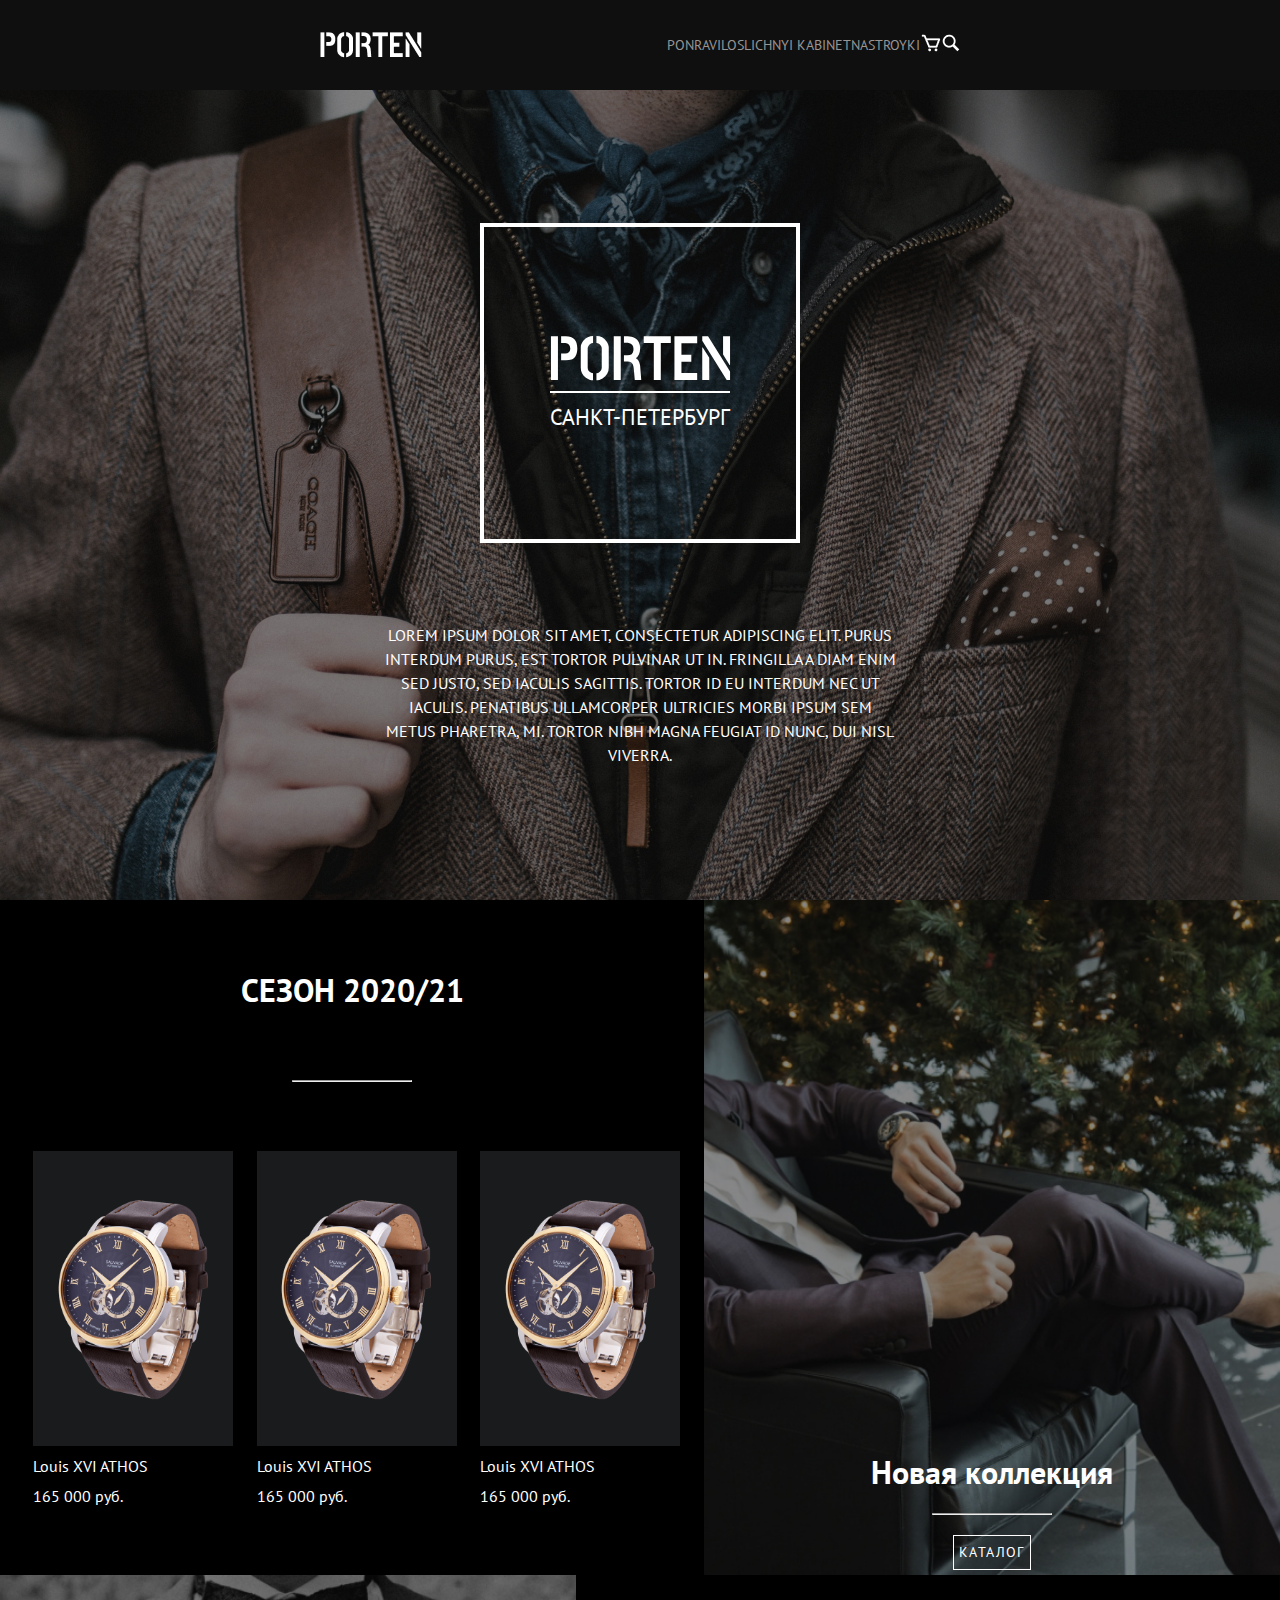
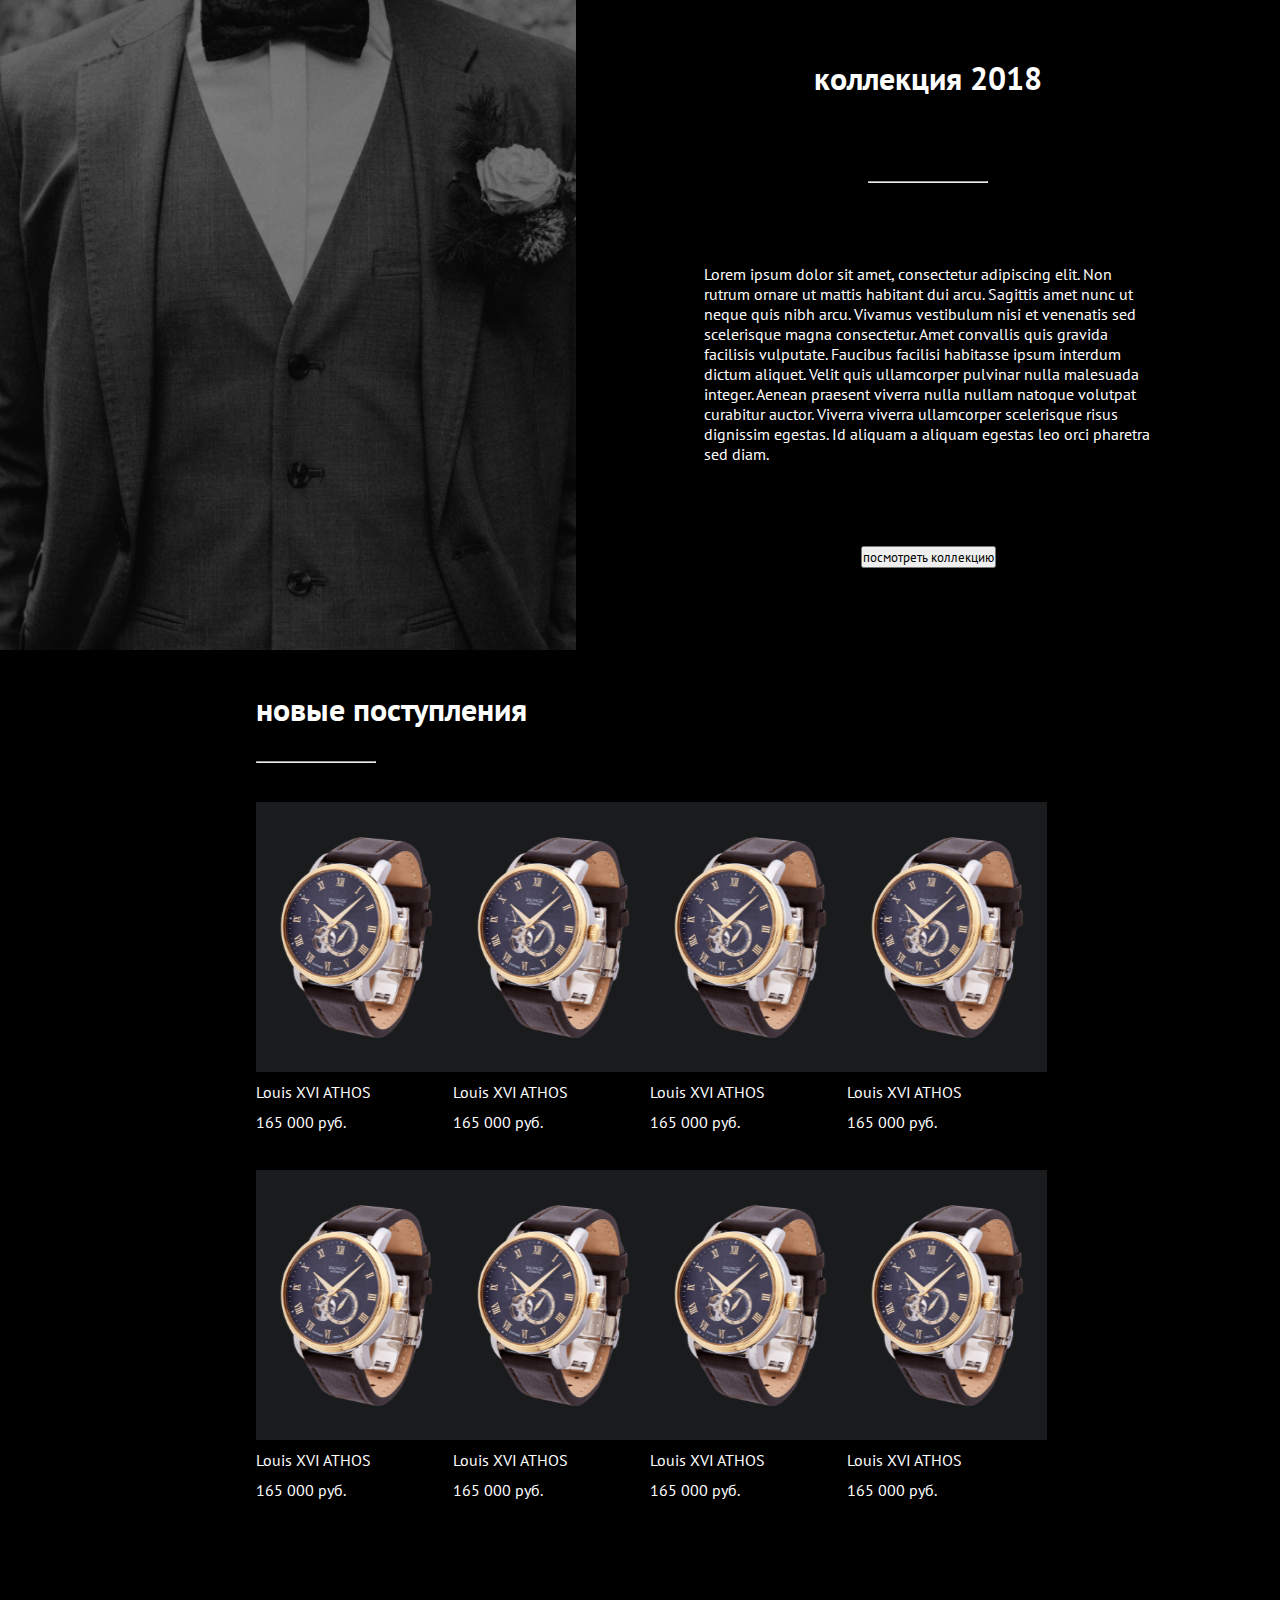
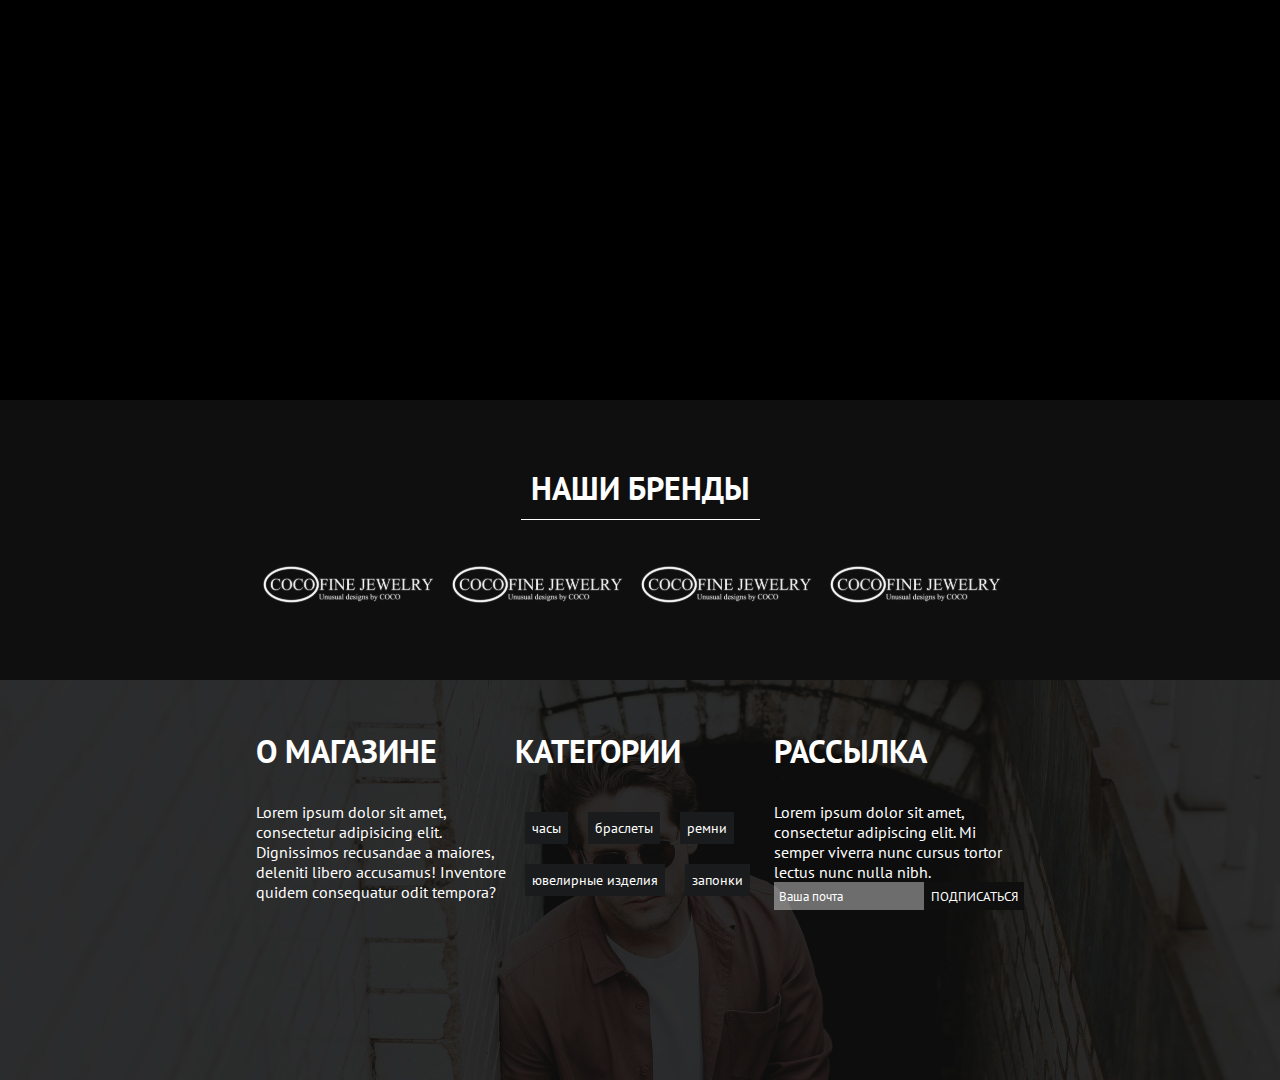
<file: index.html>
<!DOCTYPE html>
<html lang="en">

<head>
    <meta charset="UTF-8">
    <meta http-equiv="X-UA-Compatible" content="IE=edge">
    <meta name="viewport" content="width=device-width, initial-scale=1.0">
    <title>Document</title>
    <link rel="stylesheet" href="style.css">
    <link rel="preconnect" href="https://fonts.googleapis.com">
    <link rel="preconnect" href="https://fonts.gstatic.com" crossorigin>
    <link href="https://fonts.googleapis.com/css2?family=PT+Sans:wght@400;700&family=Roboto+Mono:wght@100&display=swap"
        rel="stylesheet">
</head>

<body>
    <section class="main">
        <header>
            <div class="container centerToCenter">
                <img src="./PORTEN.png" alt="">
                <div class="centerToCenter">
                    <a href="">Ponravilos</a>
                    <a href="">lichnyi kabinet</a>
                    <a href="">nastroyki</a>
                    <a href="">
                        <img src="./bx_bx-cart.png" alt="">
                    </a>
                    <a href="">
                        <img src="./Vector.png" alt="">
                    </a>
                </div>
                <img id="burger" src="./icons8-меню-30 (2).png" alt="">
            </div>
        </header>
        <main>
            <div class="border">
                <img src="./PORTEN.svg" alt="">
                <p>
                    санкт-петербург
                </p>
            </div>
            <p>
                Lorem ipsum dolor sit amet, consectetur adipiscing elit. Purus interdum purus, est tortor pulvinar ut
                in. Fringilla a diam enim sed justo, sed iaculis sagittis. Tortor id eu interdum nec ut iaculis.
                Penatibus ullamcorper ultricies morbi ipsum sem metus pharetra, mi. Tortor nibh magna feugiat id nunc,
                dui nisl viverra.
            </p>
        </main>
    </section>
    <section class="SEASON">
        <div class="top">
            <div class="left">
                <h1>СЕЗОН 2020/21</h1>
                <hr style="height: 1px; background-color: white ;width: 120px;">
                <div class="clocks">
                    <div class="clock">
                        <div>
                            <img src="./62050 1.svg" alt="">
                        </div>
                        <p>Louis XVI ATHOS</p>
                        <p>165 000 руб.</p>
                    </div>
                    <div class="clock">
                        <div>
                            <img src="./62050 1.svg" alt="">
                        </div>
                        <p>Louis XVI ATHOS</p>
                        <p>165 000 руб.</p>
                    </div>
                    <div class="clock">
                        <div>
                            <img src="./62050 1.svg" alt="">
                        </div>
                        <p>Louis XVI ATHOS</p>
                        <p>165 000 руб.</p>
                    </div>
                </div>
            </div>
            <div class="right">
                <h1>Новая коллекция</h1>
                <hr style="height: 1px; background-color: white ;width: 120px;">
                <button>Каталог</button>
            </div>
        </div>
        <div class="bottom">
            <div class="bLeft">

            </div>
            <div class="bRight">
                <h1>коллекция 2018</h1>
                <hr style="height: 1px; background-color: white ;width: 120px;">
                <p>
                    Lorem ipsum dolor sit amet, consectetur adipiscing elit. Non rutrum ornare ut mattis habitant dui
                    arcu. Sagittis amet nunc ut neque quis nibh arcu. Vivamus vestibulum nisi et venenatis sed
                    scelerisque magna consectetur. Amet convallis quis gravida facilisis vulputate. Faucibus facilisi
                    habitasse ipsum interdum dictum aliquet. Velit quis ullamcorper pulvinar nulla malesuada integer.
                    Aenean praesent viverra nulla nullam natoque volutpat curabitur auctor. Viverra viverra ullamcorper
                    scelerisque risus dignissim egestas. Id aliquam a aliquam egestas leo orci pharetra sed diam.
                </p>
                <button>посмотреть коллекцию</button>

            </div>
        </div>
    </section>
    <section class="new">
        <div class="container">
            <h1>новые поступления</h1>
            <hr style="height: 1px; background-color: white ;width: 120px;">
            <div class="clocks">
                <div class="clock">
                    <div>
                        <img src="./62050 1.svg" alt="">
                    </div>
                    <p>Louis XVI ATHOS</p>
                    <p>165 000 руб.</p>
                </div>
                <div class="clock">
                    <div>
                        <img src="./62050 1.svg" alt="">
                    </div>
                    <p>Louis XVI ATHOS</p>
                    <p>165 000 руб.</p>
                </div>
                <div class="clock">
                    <div>
                        <img src="./62050 1.svg" alt="">
                    </div>
                    <p>Louis XVI ATHOS</p>
                    <p>165 000 руб.</p>
                </div>
                <div class="clock">
                    <div>
                        <img src="./62050 1.svg" alt="">
                    </div>
                    <p>Louis XVI ATHOS</p>
                    <p>165 000 руб.</p>
                </div>
            </div>
            <div class="clocks">
                <div class="clock">
                    <div>
                        <img src="./62050 1.svg" alt="">
                    </div>
                    <p>Louis XVI ATHOS</p>
                    <p>165 000 руб.</p>
                </div>
                <div class="clock">
                    <div>
                        <img src="./62050 1.svg" alt="">
                    </div>
                    <p>Louis XVI ATHOS</p>
                    <p>165 000 руб.</p>
                </div>
                <div class="clock">
                    <div>
                        <img src="./62050 1.svg" alt="">
                    </div>
                    <p>Louis XVI ATHOS</p>
                    <p>165 000 руб.</p>
                </div>
                <div class="clock">
                    <div>
                        <img src="./62050 1.svg" alt="">
                    </div>
                    <p>Louis XVI ATHOS</p>
                    <p>165 000 руб.</p>
                </div>
            </div>
        </div>
    </section>
    <section class="level">
        <div class="container">
            <div class="title">
                <h1>наши бренды</h1>
                <div></div>
            </div>
            <div class="words">
                <img src="./Rectangle 2.svg" alt="">
                <img src="./Rectangle 2.svg" alt="">
                <img src="./Rectangle 2.svg" alt="">
                <img src="./Rectangle 2.svg" alt="">
            </div>
        </div>

    </section>
    <section class="footer">
        <footer class="container footer-block">
            <div class="description">
                <h1>О магазине</h1>
                <p>Lorem ipsum dolor sit amet, consectetur adipisicing elit. Dignissimos recusandae a maiores, deleniti libero accusamus! Inventore quidem consequatur odit tempora?</p>
            </div>
            <div class="description">
                <h1>Категории</h1>
                <div class="btn-block">
                    <button>часы</button>
                    <button>браслеты</button>
                    <button>ремни</button>
                    <button>ювелирные изделия</button>
                    <button>запонки</button>
                </div> 
            </div>
            <div class="description">
                <h1>РАссылка</h1>
                <p>Lorem ipsum dolor sit amet, consectetur adipiscing elit. Mi semper viverra nunc cursus tortor lectus nunc nulla nibh.</p>  
                <span class="input-block">
                    <input type="email" placeholder="Ваша почта">
                    <button>ПОДПИСАТЬСЯ</button>
                </span>
            </div>
        </footer>
    </section>
</body>

</html>
</file>
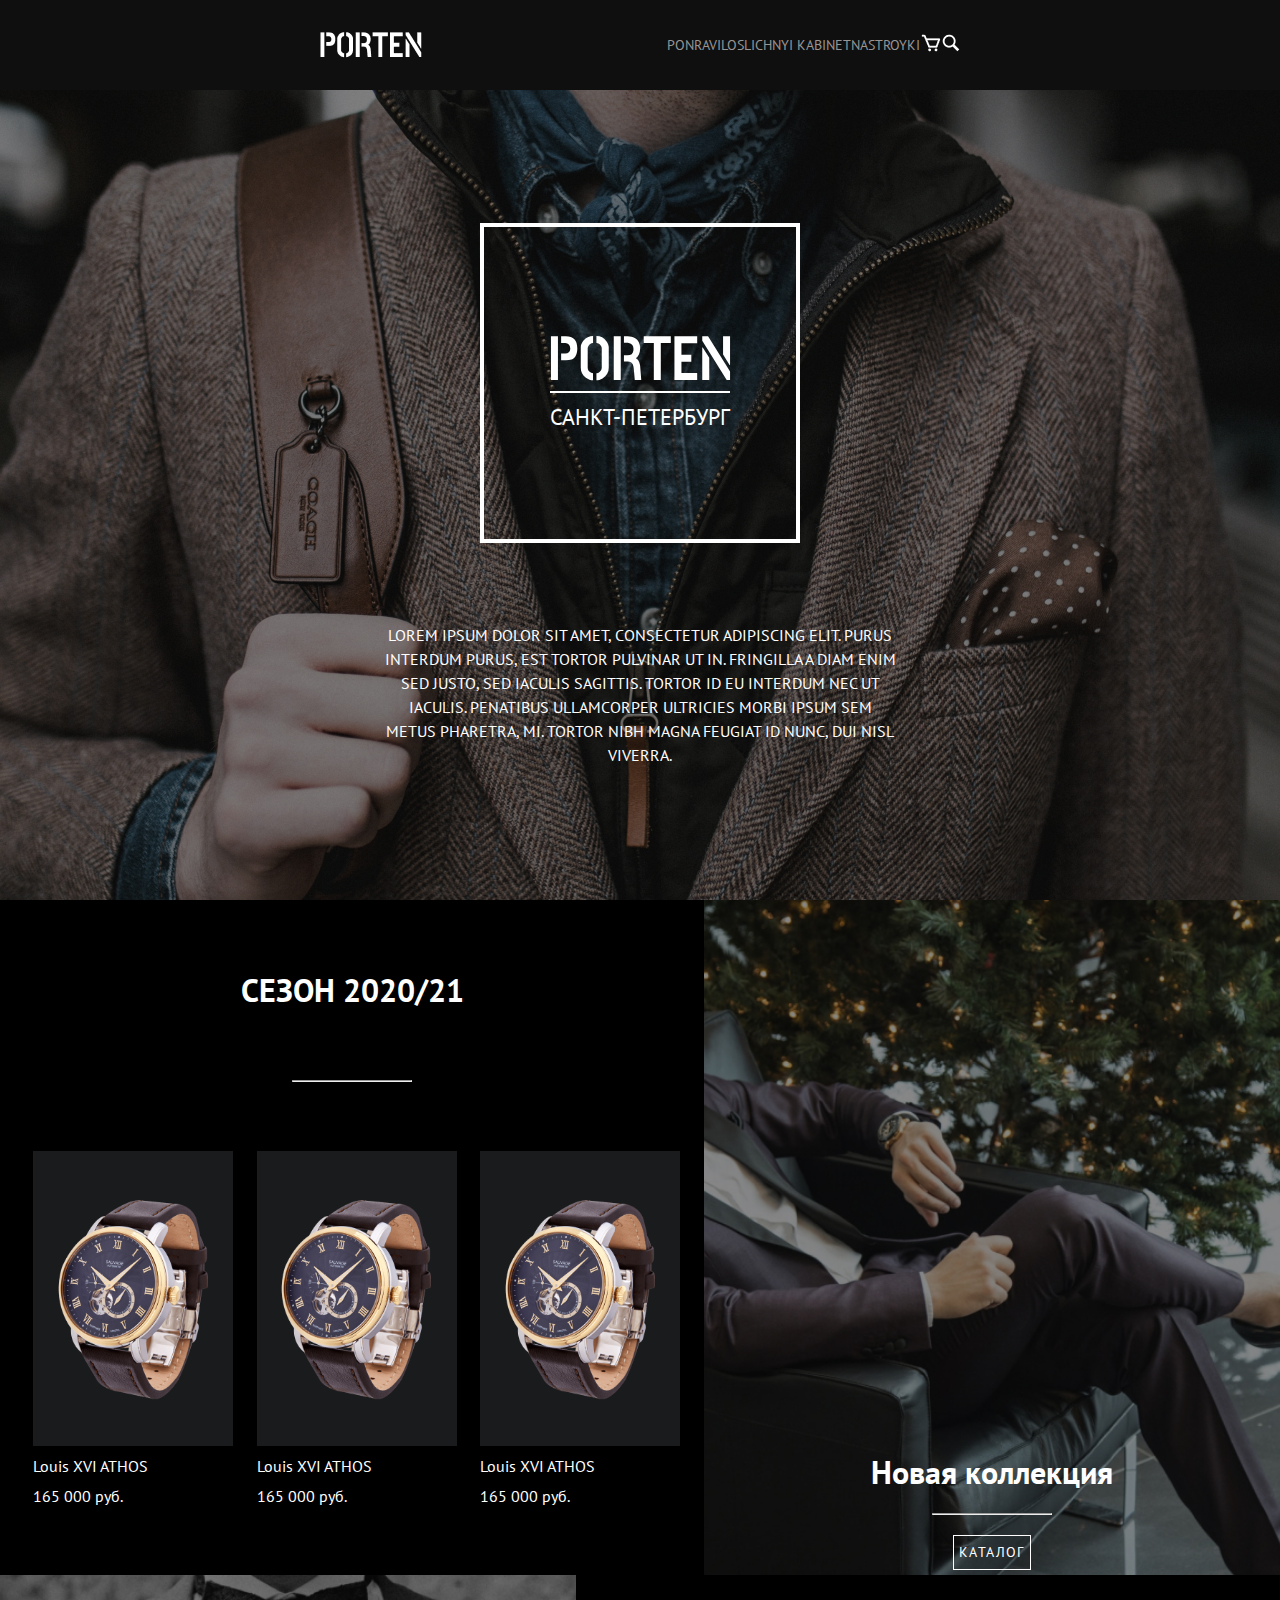
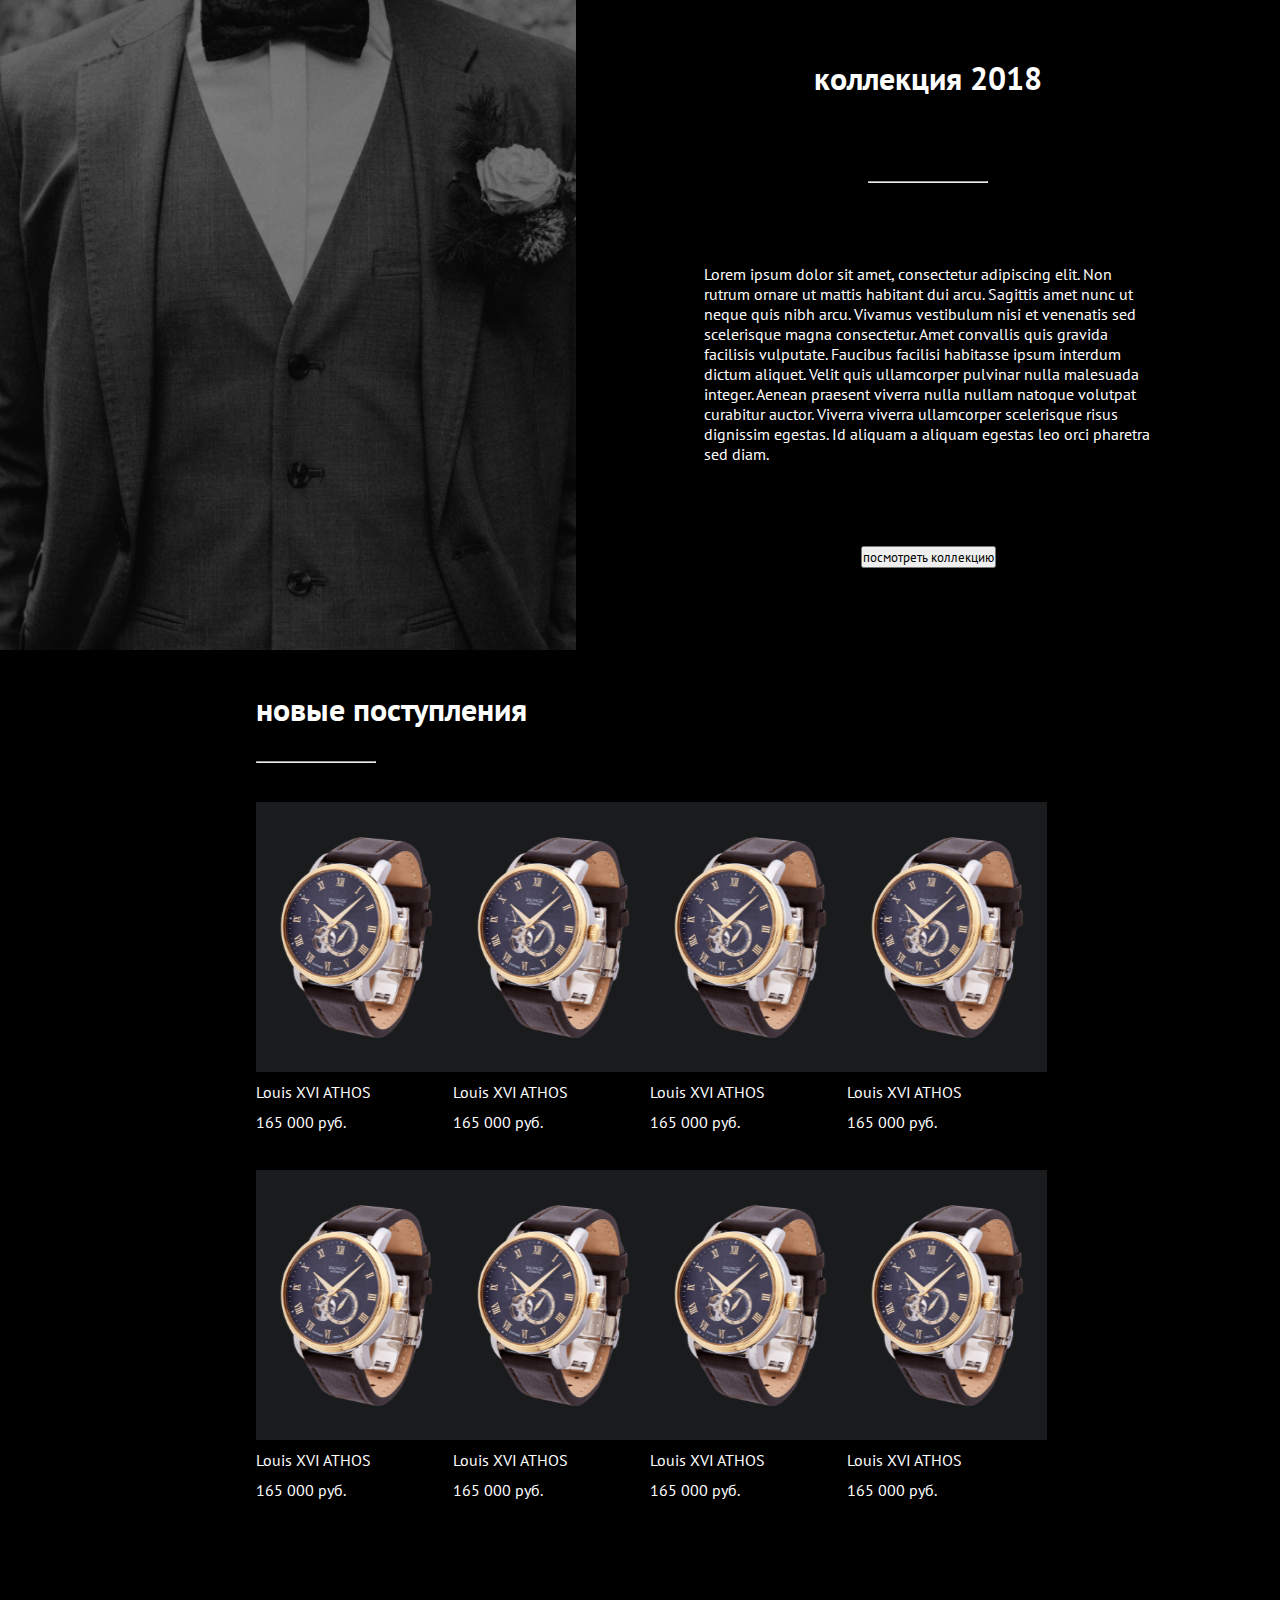
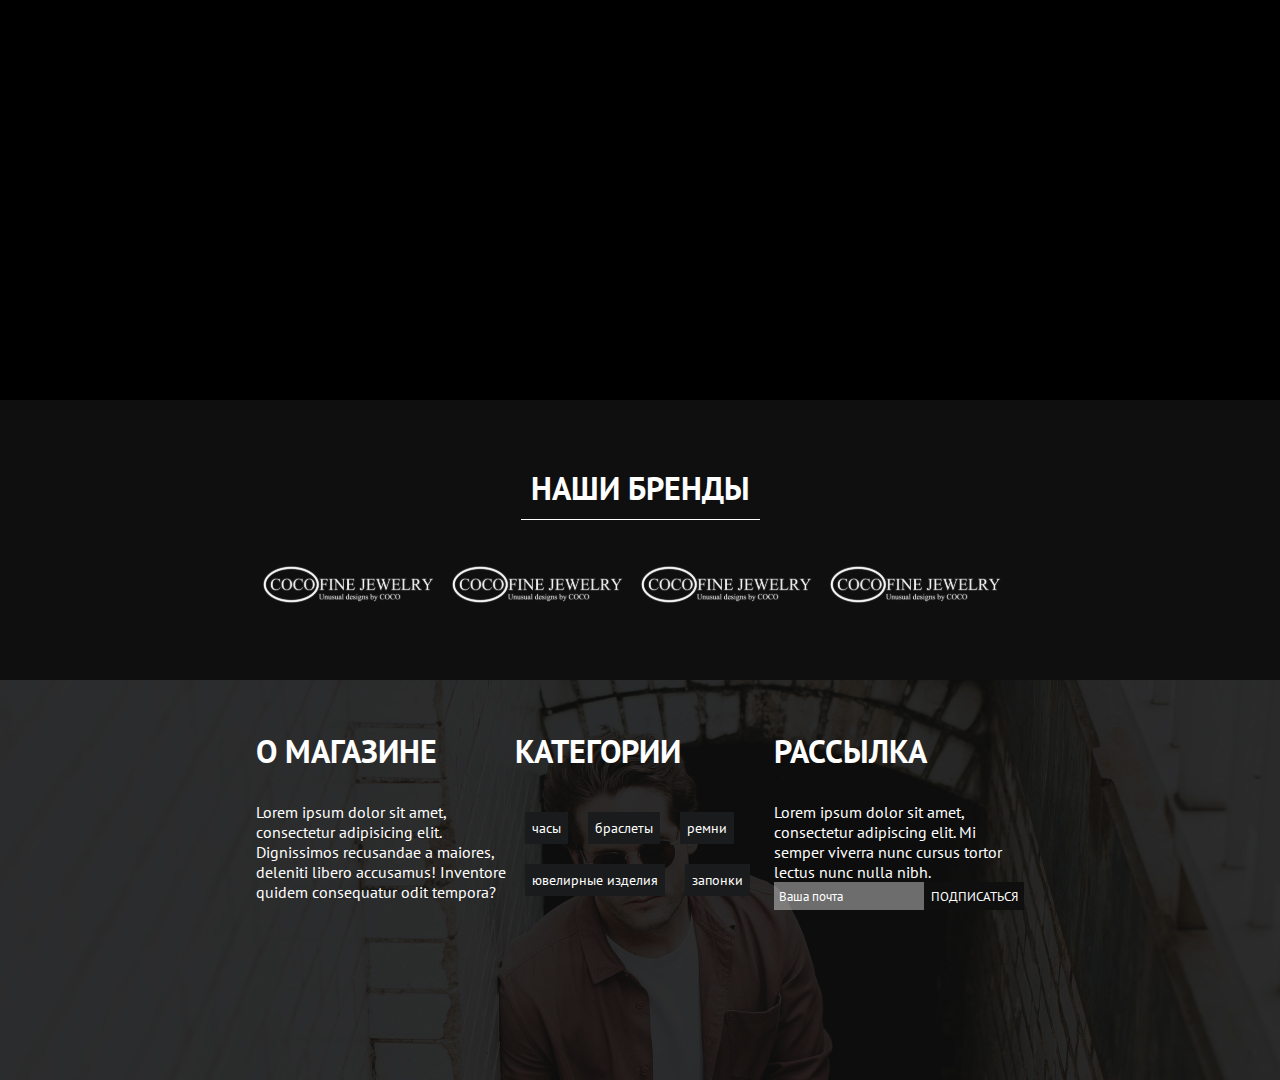
<file: portenn/index.html>
<!DOCTYPE html>
<html lang="en">

<head>
    <meta charset="UTF-8">
    <meta http-equiv="X-UA-Compatible" content="IE=edge">
    <meta name="viewport" content="width=device-width, initial-scale=1.0">
    <title>Document</title>
    <link rel="stylesheet" href="style.css">
    <link rel="preconnect" href="https://fonts.googleapis.com">
    <link rel="preconnect" href="https://fonts.gstatic.com" crossorigin>
    <link href="https://fonts.googleapis.com/css2?family=PT+Sans:wght@400;700&family=Roboto+Mono:wght@100&display=swap"
        rel="stylesheet">
</head>

<body>
    <section class="main">
        <header>
            <div class="container centerToCenter">
                <img src="./PORTEN.png" alt="">
                <div class="centerToCenter">
                    <a href="">Ponravilos</a>
                    <a href="">lichnyi kabinet</a>
                    <a href="">nastroyki</a>
                    <a href="">
                        <img src="./bx_bx-cart.png" alt="">
                    </a>
                    <a href="">
                        <img src="./Vector.png" alt="">
                    </a>
                </div>
            </div>
        </header>
        <main>
            <div class="border">
                <img src="./PORTEN.svg" alt="">
                <p>
                    санкт-петербург
                </p>
            </div>
            <p>
                Lorem ipsum dolor sit amet, consectetur adipiscing elit. Purus interdum purus, est tortor pulvinar ut
                in. Fringilla a diam enim sed justo, sed iaculis sagittis. Tortor id eu interdum nec ut iaculis.
                Penatibus ullamcorper ultricies morbi ipsum sem metus pharetra, mi. Tortor nibh magna feugiat id nunc,
                dui nisl viverra.
            </p>
        </main>
    </section>
    <section class="SEASON">
        <div class="top">
            <div class="left">
                <h1>СЕЗОН 2020/21</h1>
                <hr style="height: 1px; background-color: white ;width: 120px;">
                <div class="clocks">
                    <div class="clock">
                        <div>
                            <img src="./62050 1.svg" alt="">
                        </div>
                        <p>Louis XVI ATHOS</p>
                        <p>165 000 руб.</p>
                    </div>
                    <div class="clock">
                        <div>
                            <img src="./62050 1.svg" alt="">
                        </div>
                        <p>Louis XVI ATHOS</p>
                        <p>165 000 руб.</p>
                    </div>
                    <div class="clock">
                        <div>
                            <img src="./62050 1.svg" alt="">
                        </div>
                        <p>Louis XVI ATHOS</p>
                        <p>165 000 руб.</p>
                    </div>
                </div>
            </div>
            <div class="right">
                <h1>Новая коллекция</h1>
                <hr style="height: 1px; background-color: white ;width: 120px;">
                <button>Каталог</button>
            </div>
        </div>
        <div class="bottom">
            <div class="bLeft">

            </div>
            <div class="bRight">
                <h1>коллекция 2018</h1>
                <hr style="height: 1px; background-color: white ;width: 120px;">
                <p>
                    Lorem ipsum dolor sit amet, consectetur adipiscing elit. Non rutrum ornare ut mattis habitant dui
                    arcu. Sagittis amet nunc ut neque quis nibh arcu. Vivamus vestibulum nisi et venenatis sed
                    scelerisque magna consectetur. Amet convallis quis gravida facilisis vulputate. Faucibus facilisi
                    habitasse ipsum interdum dictum aliquet. Velit quis ullamcorper pulvinar nulla malesuada integer.
                    Aenean praesent viverra nulla nullam natoque volutpat curabitur auctor. Viverra viverra ullamcorper
                    scelerisque risus dignissim egestas. Id aliquam a aliquam egestas leo orci pharetra sed diam.
                </p>
                <button>посмотреть коллекцию</button>

            </div>
        </div>
    </section>
    <section class="new">
        <div class="container">
            <h1>новые поступления</h1>
            <hr style="height: 1px; background-color: white ;width: 120px;">
            <div class="clocks">
                <div class="clock">
                    <div>
                        <img src="./62050 1.svg" alt="">
                    </div>
                    <p>Louis XVI ATHOS</p>
                    <p>165 000 руб.</p>
                </div>
                <div class="clock">
                    <div>
                        <img src="./62050 1.svg" alt="">
                    </div>
                    <p>Louis XVI ATHOS</p>
                    <p>165 000 руб.</p>
                </div>
                <div class="clock">
                    <div>
                        <img src="./62050 1.svg" alt="">
                    </div>
                    <p>Louis XVI ATHOS</p>
                    <p>165 000 руб.</p>
                </div>
                <div class="clock">
                    <div>
                        <img src="./62050 1.svg" alt="">
                    </div>
                    <p>Louis XVI ATHOS</p>
                    <p>165 000 руб.</p>
                </div>
            </div>
            <div class="clocks">
                <div class="clock">
                    <div>
                        <img src="./62050 1.svg" alt="">
                    </div>
                    <p>Louis XVI ATHOS</p>
                    <p>165 000 руб.</p>
                </div>
                <div class="clock">
                    <div>
                        <img src="./62050 1.svg" alt="">
                    </div>
                    <p>Louis XVI ATHOS</p>
                    <p>165 000 руб.</p>
                </div>
                <div class="clock">
                    <div>
                        <img src="./62050 1.svg" alt="">
                    </div>
                    <p>Louis XVI ATHOS</p>
                    <p>165 000 руб.</p>
                </div>
                <div class="clock">
                    <div>
                        <img src="./62050 1.svg" alt="">
                    </div>
                    <p>Louis XVI ATHOS</p>
                    <p>165 000 руб.</p>
                </div>
            </div>
        </div>
    </section>
    <section class="level">
        <div class="container">
            <div class="title">
                <h1>наши бренды</h1>
                <div></div>
            </div>
            <div class="words">
                <img src="./Rectangle 2.svg" alt="">
                <img src="./Rectangle 2.svg" alt="">
                <img src="./Rectangle 2.svg" alt="">
                <img src="./Rectangle 2.svg" alt="">
            </div>
        </div>

    </section>
    <section class="footer">
        <footer class="container footer-block">
            <div class="description">
                <h1>О магазине</h1>
                <p>Lorem ipsum dolor sit amet, consectetur adipisicing elit. Dignissimos recusandae a maiores, deleniti libero accusamus! Inventore quidem consequatur odit tempora?</p>
            </div>
            <div class="description">
                <h1>Категории</h1>
                <div class="btn-block">
                    <button>часы</button>
                    <button>браслеты</button>
                    <button>ремни</button>
                    <button>ювелирные изделия</button>
                    <button>запонки</button>
                </div> 
            </div>
            <div class="description">
                <h1>РАссылка</h1>
                <p>Lorem ipsum dolor sit amet, consectetur adipiscing elit. Mi semper viverra nunc cursus tortor lectus nunc nulla nibh.</p>  
                <span class="input-block">
                    <input type="email" placeholder="Ваша почта">
                    <button>ПОДПИСАТЬСЯ</button>
                </span>
            </div>
        </footer>
    </section>
</body>

</html>
</file>
<file: style.css>
* {
    padding: 0;
    margin: 0;
    box-sizing: border-box;
    font-family: 'PT Sans', sans-serif;
}

.main {
    height: 100vh;
}

.container {
    width: 60%;
    margin: 0 auto;
}

header {
    background-color: #0f0f0f;
    height: 10vh;
}

header .container div>a {
    text-decoration: none;
    font-style: normal;
    font-weight: 400;
    font-size: 14px;
    line-height: 18px;
    text-transform: uppercase;
    color: #969696;
}

header .container {
    height: 100%;
}

header .container {
    width: 50%;
}

.centerToCenter {
    display: flex;
    justify-content: space-between;
    align-items: center;
}

main {
    height: 90vh;
    background-image: url(./Rectangle\ 3.jpg);
    background-position: center;
    background-repeat: no-repeat;
    background-size: cover;
    display: flex;
    flex-direction: column;
    justify-content: center;
    align-items: center;
}

.border {
    width: 320px;
    height: 320px;
    border: 4px solid white;
    display: flex;
    flex-direction: column;
    justify-content: center;
    align-items: center;
}

.border p {
    font-style: normal;
    font-weight: 400;
    font-size: 22px;
    line-height: 28px;
    text-align: center;
    text-transform: uppercase;
    color: #FFFFFF;
    border-top: 2px solid white;
    margin-top: 10px;
    padding-top: 10px;
}

main>p {
    font-style: normal;
    font-weight: 400;
    font-size: 16px;
    line-height: 150%;
    text-align: center;
    text-transform: uppercase;
    color: #FFFFFF;
    width: 40%;
    margin-top: 80px;
}

.SEASON {
    height: 150vh;
}

.top {
    height: 50%;
    display: flex;
}

.top .right button {
    font-family: 'PT Sans';
    font-style: normal;
    font-weight: 400;
    font-size: 14px;
    line-height: 23px;
    text-align: center;
    letter-spacing: 0.1em;
    text-transform: uppercase;
    background: none;
    border: 1px solid #fff;
    color: #fff;
    padding: 5px;
}

.bottom {
    height: 50%;
}

.left {
    width: 55%;
    background-color: black;
    color: white;
    height: 100%;
    display: flex;
    flex-direction: column;
    align-items: center;
    justify-content: space-evenly;
}

.clocks {
    display: flex;
    width: 100%;
    justify-content: space-evenly;

}

.clock {
    width: 27%;
}

.clock div {
    background-color: #191b1c;
    width: 200px;
    height: 295px;
    display: flex;
    align-items: center;
    justify-content: center;
}

.right {
    width: 45%;
    background-image: url(./Rectangle\ 8.jpg);
    background-repeat: no-repeat;
    background-size: cover;
    background-position: center;
    height: 120%;
    display: flex;
    flex-direction: column;
    align-items: center;
    justify-content: end;
    padding-bottom: 120px;
}

.clock p {
    margin-top: 10px;
}

.right h1,
.right hr,
.right button {
    margin-bottom: 20px;

}

.right h1 {
    color: white;
}

.bottom {
    display: flex;
}

.bLeft {
    width: 45%;
    background-image: url(./Rectangle\ 9.jpg);
    background-position: center;
    background-repeat: no-repeat;
    background-size: cover;
}

.bRight {
    width: 55%;
    display: flex;
    flex-direction: column;
    align-items: center;
    justify-content: space-evenly;
    height: 100%;
    background-color: black;
    padding: 0 10%;
    color: white;
}


.new {
    height: 150vh;
    background-color: black;
    color: white;
    padding-top: 3%;
}

.new .clock {
    width: 23%;

}

.new .clock div {
    height: 270px;
}

.new .clocks {
    margin-top: 5%;
    justify-content: space-between;
}

.new h1 {
    margin-bottom: 4%;
}

.new .clock img {
    height: 80%;
}

.level {
    background-color: #0f0f0f;
    height: 280px;
    display: flex;
    flex-direction: column;
    align-items: center;
    justify-content: center;
}

.title h1 {
    color: white;
    text-transform: uppercase;
    border-bottom: 1px solid #fff;
    text-align: center;
    overflow: visible;
    padding: 10px;
}

.level img {
    width: 185px;
}

.title {
    width: 100%;
    margin: 0 auto;
    display: flex;
    justify-content: center;
    margin-bottom: 30px;
}

.footer {
    height: 400px;
    background-image: url(./Rectangle\ 15\ \(1\).jpg);
    background-size: cover;
    background-position: center;
}

.footer-block {
    display: flex;
    justify-content: space-between;
    padding-top: 50px;
}

.description {
    width: 250px;

}

.description h1 {
    color: white;
    text-transform: uppercase;
    padding-bottom: 30px;
}

.description p {
    color: white;
}

.btn-block {
    display: flex;
    flex-wrap: wrap;
}

.btn-block button {
    border: none;
    background-color: #191b1c;
    padding: 7px;
    color: #fff;
    font-weight: 400;
    font-size: 14px;
    margin: 10px;
}
.input-block{
    width: 100%;
    display: flex;
}
.input-block input{
    padding: 5px;
    width: 60%;
    background:rgba(255, 255, 255, 0.4);
    border: none;
    
}
.input-block input::placeholder{
    color: white;
}
.input-block button{
    width: 40%;
    border: none;
    color: white;
    background: #0f0f0f;
}
#burger{
    width: 32px;
    display: none;
}
@media (max-width: 576px) {
    header .container>div{
        display: none;
    }
    #burger{
        display: block;
    }
    header .container {
        width: 90%;
    }
    main>p {
        width: 80%;
    }
    .top {
    height: fit-content;
    flex-direction: column;
    }
    .left {
    width: 100%;
    }
    .clocks {
    flex-direction: column;
    align-items: center;
    }
    .clock {
        width: 66%;
        margin-bottom: 20px;
    }
    .clock div {
        width: 257px;
    }
    .right {
        width: 100%;
        height: 70vh;
    }
    .container h1{
        font-size: 27px;
    }
    
    .bLeft {
        width: 100%;
        height: 70vh;
    }
    .bottom {
        flex-direction: column;
    }
    .bRight {
        width: 100%;
        order: -1;
    }
    .new .clocks {
        margin: 30px;
    }
    .new {
        height: fit-content;
    }
    .new .clock {
        width: 66%;
    }
    .container {
        margin-top: 1180px;
    } 
    .title {
        margin-bottom: 1069px;
    }
    .new .clock div {
        width: 257px;
    }
    .new .clocks {
        margin: -50px;
    }
    .new h1 {
        margin-bottom: 22%;
    }
}
</file>
<file: portenn/style.css>
* {
    padding: 0;
    margin: 0;
    box-sizing: border-box;
    font-family: 'PT Sans', sans-serif;
}

.main {
    height: 100vh;
}

.container {
    width: 60%;
    margin: 0 auto;
}

header {
    background-color: #0f0f0f;
    height: 10vh;
}

header .container div>a {
    text-decoration: none;
    font-style: normal;
    font-weight: 400;
    font-size: 14px;
    line-height: 18px;
    text-transform: uppercase;
    color: #969696;
}

header .container {
    height: 100%;
}

header .container {
    width: 50%;
}

.centerToCenter {
    display: flex;
    justify-content: space-between;
    align-items: center;
}

main {
    height: 90vh;
    background-image: url(./Rectangle\ 3.jpg);
    background-position: center;
    background-repeat: no-repeat;
    background-size: cover;
    display: flex;
    flex-direction: column;
    justify-content: center;
    align-items: center;
}

.border {
    width: 320px;
    height: 320px;
    border: 4px solid white;
    display: flex;
    flex-direction: column;
    justify-content: center;
    align-items: center;
}

.border p {
    font-style: normal;
    font-weight: 400;
    font-size: 22px;
    line-height: 28px;
    text-align: center;
    text-transform: uppercase;
    color: #FFFFFF;
    border-top: 2px solid white;
    margin-top: 10px;
    padding-top: 10px;
}

main>p {
    font-style: normal;
    font-weight: 400;
    font-size: 16px;
    line-height: 150%;
    text-align: center;
    text-transform: uppercase;
    color: #FFFFFF;
    width: 40%;
    margin-top: 80px;
}

.SEASON {
    height: 150vh;
}

.top {
    height: 50%;
    display: flex;
}

.top .right button {
    font-family: 'PT Sans';
    font-style: normal;
    font-weight: 400;
    font-size: 14px;
    line-height: 23px;
    text-align: center;
    letter-spacing: 0.1em;
    text-transform: uppercase;
    background: none;
    border: 1px solid #fff;
    color: #fff;
    padding: 5px;
}

.bottom {
    height: 50%;
}

.left {
    width: 55%;
    background-color: black;
    color: white;
    height: 100%;
    display: flex;
    flex-direction: column;
    align-items: center;
    justify-content: space-evenly;
}

.clocks {
    display: flex;
    width: 100%;
    justify-content: space-evenly;

}

.clock {
    width: 27%;
}

.clock div {
    background-color: #191b1c;
    width: 200px;
    height: 295px;
    display: flex;
    align-items: center;
    justify-content: center;
}

.right {
    width: 45%;
    background-image: url(./Rectangle\ 8.jpg);
    background-repeat: no-repeat;
    background-size: cover;
    background-position: center;
    height: 120%;
    display: flex;
    flex-direction: column;
    align-items: center;
    justify-content: end;
    padding-bottom: 120px;
}

.clock p {
    margin-top: 10px;
}

.right h1,
.right hr,
.right button {
    margin-bottom: 20px;

}

.right h1 {
    color: white;
}

.bottom {
    display: flex;
}

.bLeft {
    width: 45%;
    background-image: url(./Rectangle\ 9.jpg);
    background-position: center;
    background-repeat: no-repeat;
    background-size: cover;
}

.bRight {
    width: 55%;
    display: flex;
    flex-direction: column;
    align-items: center;
    justify-content: space-evenly;
    height: 100%;
    background-color: black;
    padding: 0 10%;
    color: white;
}


.new {
    height: 150vh;
    background-color: black;
    color: white;
    padding-top: 3%;
}

.new .clock {
    width: 23%;

}

.new .clock div {
    height: 270px;
}

.new .clocks {
    margin-top: 5%;
    justify-content: space-between;
}

.new h1 {
    margin-bottom: 4%;
}

.new .clock img {
    height: 80%;
}

.level {
    background-color: #0f0f0f;
    height: 280px;
    display: flex;
    flex-direction: column;
    align-items: center;
    justify-content: center;
}

.title h1 {
    color: white;
    text-transform: uppercase;
    border-bottom: 1px solid #fff;
    text-align: center;
    overflow: visible;
    padding: 10px;
}

.level img {
    width: 185px;
}

.title {
    width: 100%;
    margin: 0 auto;
    display: flex;
    justify-content: center;
    margin-bottom: 30px;
}

.footer {
    height: 400px;
    background-image: url(./Rectangle\ 15\ \(1\).jpg);
    background-size: cover;
    background-position: center;
}

.footer-block {
    display: flex;
    justify-content: space-between;
    padding-top: 50px;
}

.description {
    width: 250px;

}

.description h1 {
    color: white;
    text-transform: uppercase;
    padding-bottom: 30px;
}

.description p {
    color: white;
}

.btn-block {
    display: flex;
    flex-wrap: wrap;
}

.btn-block button {
    border: none;
    background-color: #191b1c;
    padding: 7px;
    color: #fff;
    font-weight: 400;
    font-size: 14px;
    margin: 10px;
}
.input-block{
    width: 100%;
    display: flex;
}
.input-block input{
    padding: 5px;
    width: 60%;
    background:rgba(255, 255, 255, 0.4);
    border: none;
    
}
.input-block input::placeholder{
    color: white;
}
.input-block button{
    width: 40%;
    border: none;
    color: white;
    background: #0f0f0f;
}
</file>
